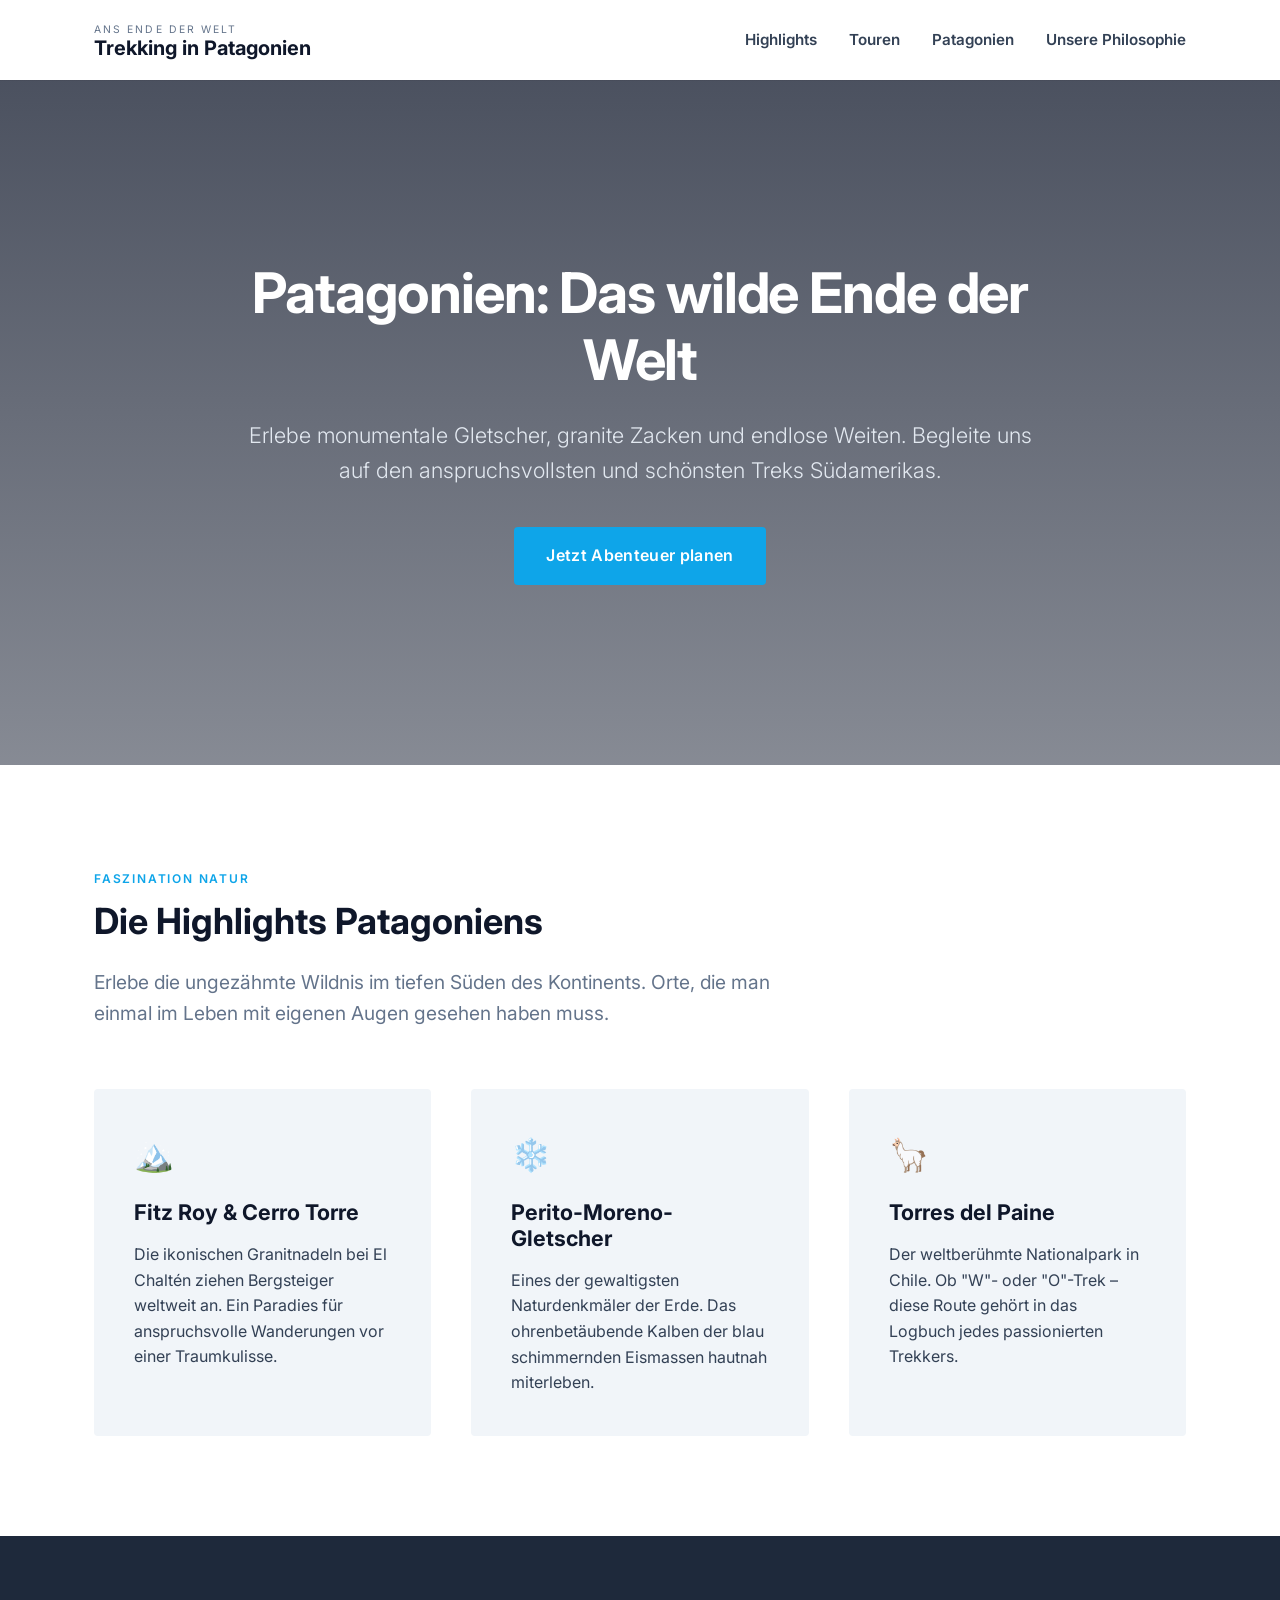
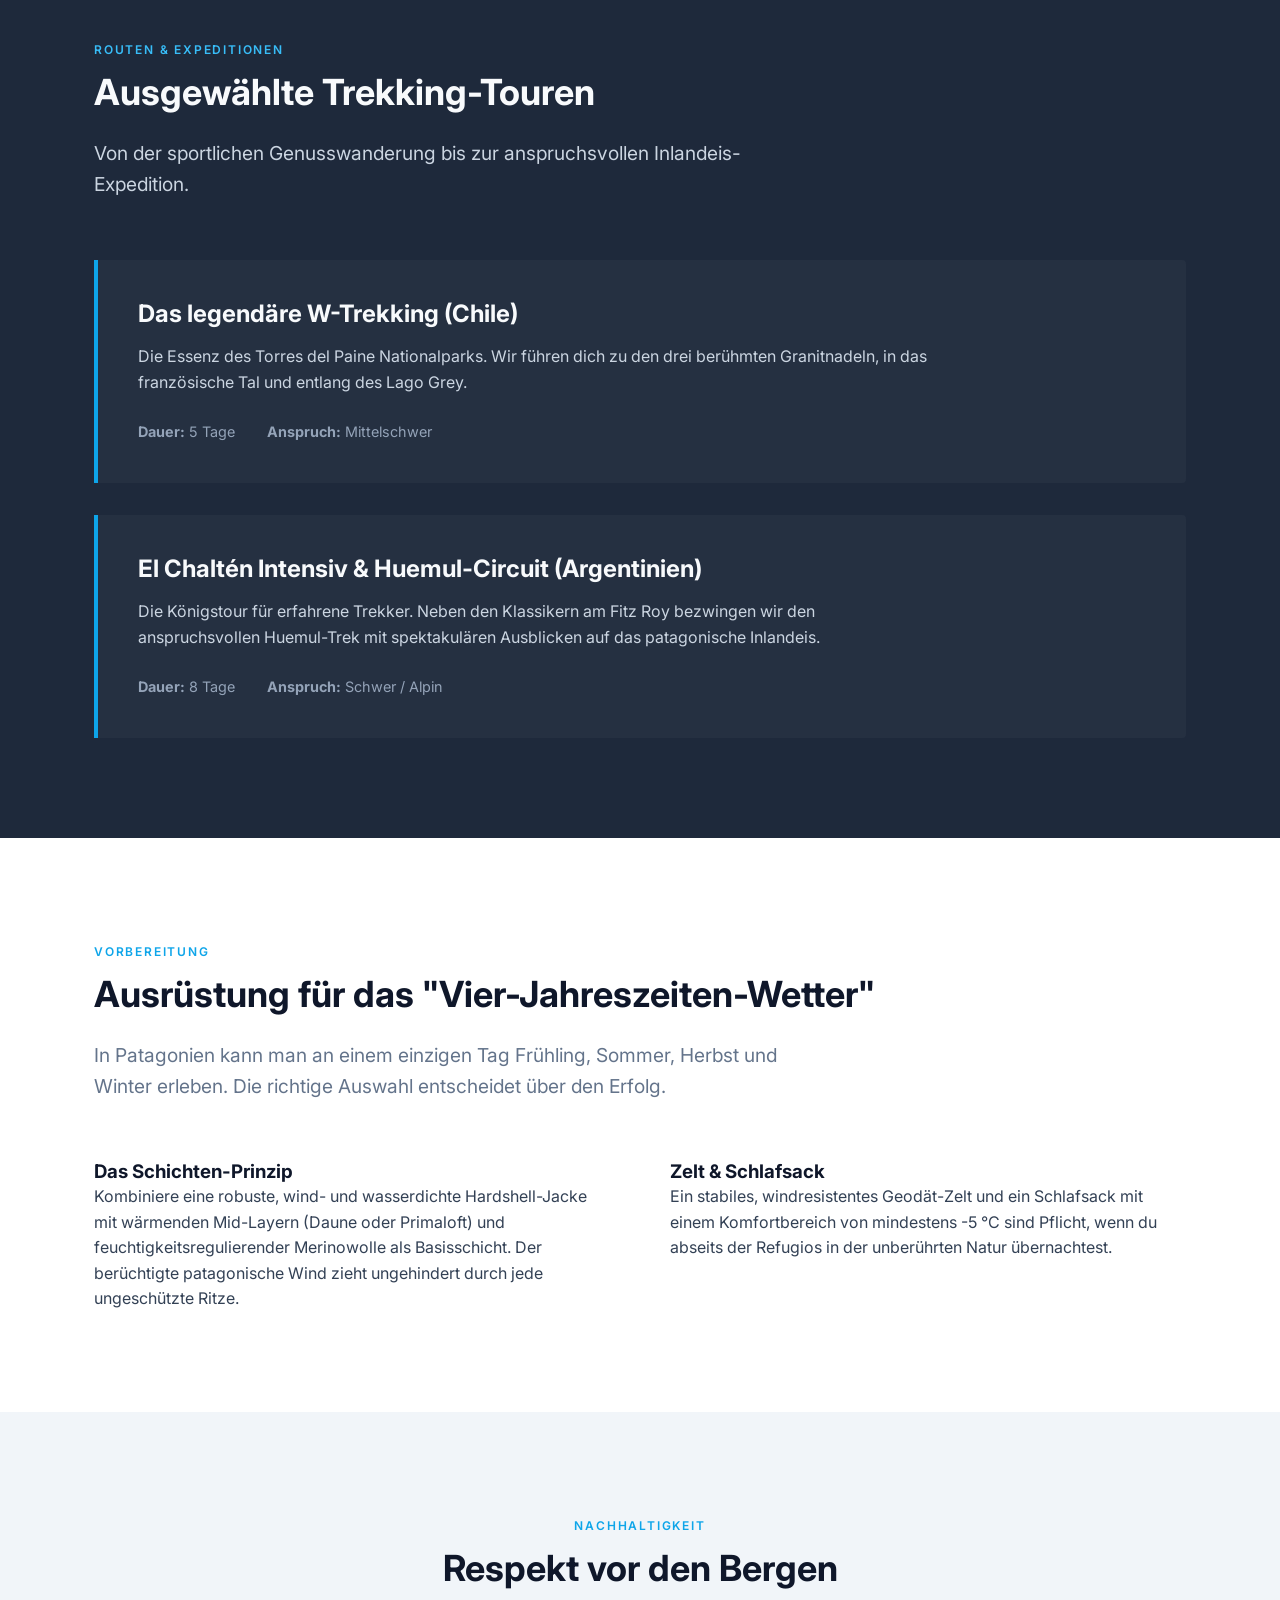
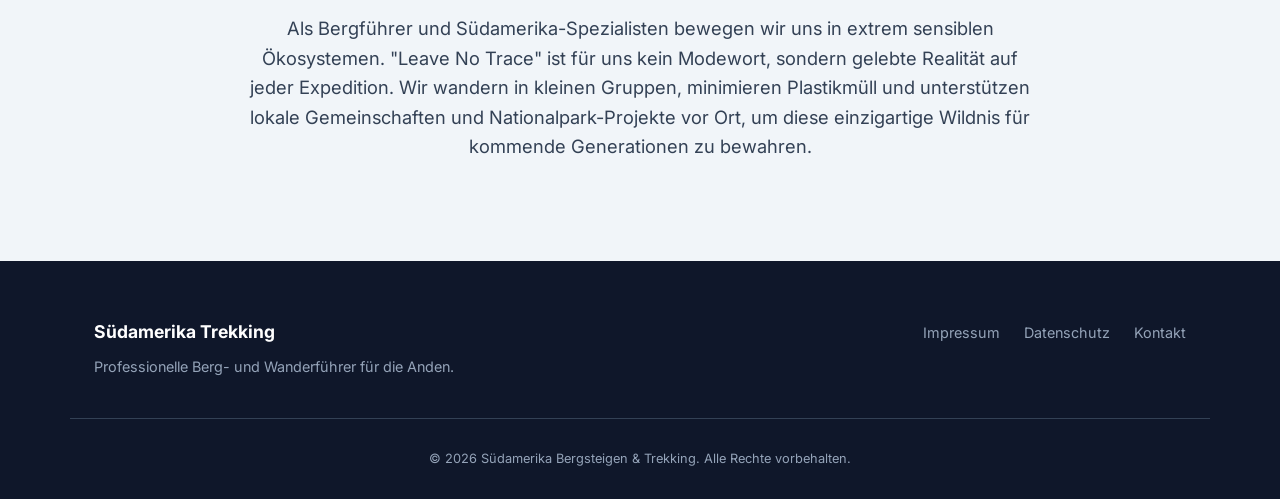
<file: index.html>
<!DOCTYPE html>
<html lang="de">
<head>
    <meta charset="UTF-8">
    <meta name="viewport" content="width=device-width, initial-scale=1.0">
    <title>Trekking in Patagonien | Südamerika Erleben</title>
    <meta name="description" content="Entdecke die wildeste Natur am Ende der Welt. Professionelle Trekking- und Bergsteigertouren in Patagonien.">
    <link rel="stylesheet" href="style.css">
    <link rel="preconnect" href="https://fonts.googleapis.com">
    <link rel="preconnect" href="https://fonts.gstatic.com" crossorigin>
    <link href="https://fonts.googleapis.com/css2?family=Inter:wght@300;400;600;700&display=swap" rel="stylesheet">
</head>
<body>

    <header class="main-header">
        <div class="header-container">
            <a href="#" class="logo">
                <span class="logo-small">Ans Ende der Welt</span>
                <span class="logo-main">Trekking in Patagonien</span>
            </a>
            <nav class="nav-menu">
                <ul>
                    <li><a href="#highlights">Highlights</a></li>
                    <li><a href="#touren">Touren</a></li>
                    <li><a href="#ausruestung">Patagonien</a></li>
                    <li><a href="#philosophie">Unsere Philosophie</a></li>
                </ul>
            </nav>
        </div>
    </header>

    <section class="hero">
        <div class="hero-content">
            <h1>Patagonien: Das wilde Ende der Welt</h1>
            <p>Erlebe monumentale Gletscher, granite Zacken und endlose Weiten. Begleite uns auf den anspruchsvollsten und schönsten Treks Südamerikas.</p>
            <a href="#touren" class="btn-cta">Jetzt Abenteuer planen</a>
        </div>
    </section>

    <section id="highlights" class="section section-light">
        <div class="container">
            <span class="section-badge">Faszination Natur</span>
            <h2>Die Highlights Patagoniens</h2>
            <p class="section-lead">Erlebe die ungezähmte Wildnis im tiefen Süden des Kontinents. Orte, die man einmal im Leben mit eigenen Augen gesehen haben muss.</p>
            
            <div class="grid-3-columns">
                <div class="card">
                    <div class="card-icon">🏔️</div>
                    <h3>Fitz Roy & Cerro Torre</h3>
                    <p>Die ikonischen Granitnadeln bei El Chaltén ziehen Bergsteiger weltweit an. Ein Paradies für anspruchsvolle Wanderungen vor einer Traumkulisse.</p>
                </div>
                <div class="card">
                    <div class="card-icon">❄️</div>
                    <h3>Perito-Moreno-Gletscher</h3>
                    <p>Eines der gewaltigsten Naturdenkmäler der Erde. Das ohrenbetäubende Kalben der blau schimmernden Eismassen hautnah miterleben.</p>
                </div>
                <div class="card">
                    <div class="card-icon">🦙</div>
                    <h3>Torres del Paine</h3>
                    <p>Der weltberühmte Nationalpark in Chile. Ob "W"- oder "O"-Trek – diese Route gehört in das Logbuch jedes passionierten Trekkers.</p>
                </div>
            </div>
        </div>
    </section>

    <section id="touren" class="section section-dark">
        <div class="container">
            <span class="section-badge badge-dark">Routen & Expeditionen</span>
            <h2>Ausgewählte Trekking-Touren</h2>
            <p class="section-lead">Von der sportlichen Genusswanderung bis zur anspruchsvollen Inlandeis-Expedition.</p>
            
            <div class="tour-list">
                <div class="tour-item">
                    <div class="tour-info">
                        <h3>Das legendäre W-Trekking (Chile)</h3>
                        <p>Die Essenz des Torres del Paine Nationalparks. Wir führen dich zu den drei berühmten Granitnadeln, in das französische Tal und entlang des Lago Grey.</p>
                        <ul class="tour-meta">
                            <li><strong>Dauer:</strong> 5 Tage</li>
                            <li><strong>Anspruch:</strong> Mittelschwer</li>
                        </ul>
                    </div>
                </div>
                <div class="tour-item">
                    <div class="tour-info">
                        <h3>El Chaltén Intensiv & Huemul-Circuit (Argentinien)</h3>
                        <p>Die Königstour für erfahrene Trekker. Neben den Klassikern am Fitz Roy bezwingen wir den anspruchsvollen Huemul-Trek mit spektakulären Ausblicken auf das patagonische Inlandeis.</p>
                        <ul class="tour-meta">
                            <li><strong>Dauer:</strong> 8 Tage</li>
                            <li><strong>Anspruch:</strong> Schwer / Alpin</li>
                        </ul>
                    </div>
                </div>
            </div>
        </div>
    </section>

    <section id="ausruestung" class="section section-light">
        <div class="container">
            <span class="section-badge">Vorbereitung</span>
            <h2>Ausrüstung für das "Vier-Jahreszeiten-Wetter"</h2>
            <p class="section-lead">In Patagonien kann man an einem einzigen Tag Frühling, Sommer, Herbst und Winter erleben. Die richtige Auswahl entscheidet über den Erfolg.</p>
            
            <div class="grid-2-columns">
                <div>
                    <h3>Das Schichten-Prinzip</h3>
                    <p>Kombiniere eine robuste, wind- und wasserdichte Hardshell-Jacke mit wärmenden Mid-Layern (Daune oder Primaloft) und feuchtigkeitsregulierender Merinowolle als Basisschicht. Der berüchtigte patagonische Wind zieht ungehindert durch jede ungeschützte Ritze.</p>
                </div>
                <div>
                    <h3>Zelt & Schlafsack</h3>
                    <p>Ein stabiles, windresistentes Geodät-Zelt und ein Schlafsack mit einem Komfortbereich von mindestens -5 °C sind Pflicht, wenn du abseits der Refugios in der unberührten Natur übernachtest.</p>
                </div>
            </div>
        </div>
    </section>

    <section id="philosophie" class="section section-custom">
        <div class="container">
            <div class="philosophie-box">
                <span class="section-badge">Nachhaltigkeit</span>
                <h2>Respekt vor den Bergen</h2>
                <p>Als Bergführer und Südamerika-Spezialisten bewegen wir uns in extrem sensiblen Ökosystemen. "Leave No Trace" ist für uns kein Modewort, sondern gelebte Realität auf jeder Expedition. Wir wandern in kleinen Gruppen, minimieren Plastikmüll und unterstützen lokale Gemeinschaften und Nationalpark-Projekte vor Ort, um diese einzigartige Wildnis für kommende Generationen zu bewahren.</p>
            </div>
        </div>
    </section>

    <footer class="main-footer">
        <div class="footer-container">
            <div class="footer-info">
                <h4>Südamerika Trekking</h4>
                <p>Professionelle Berg- und Wanderführer für die Anden.</p>
            </div>
            <div class="footer-links">
                <ul>
                    <li><a href="#">Impressum</a></li>
                    <li><a href="#">Datenschutz</a></li>
                    <li><a href="#">Kontakt</a></li>
                </ul>
            </div>
        </div>
        <div class="footer-bottom">
            <p>&copy; 2026 Südamerika Bergsteigen & Trekking. Alle Rechte vorbehalten.</p>
        </div>
    </footer>

</body>
</html>
</file>
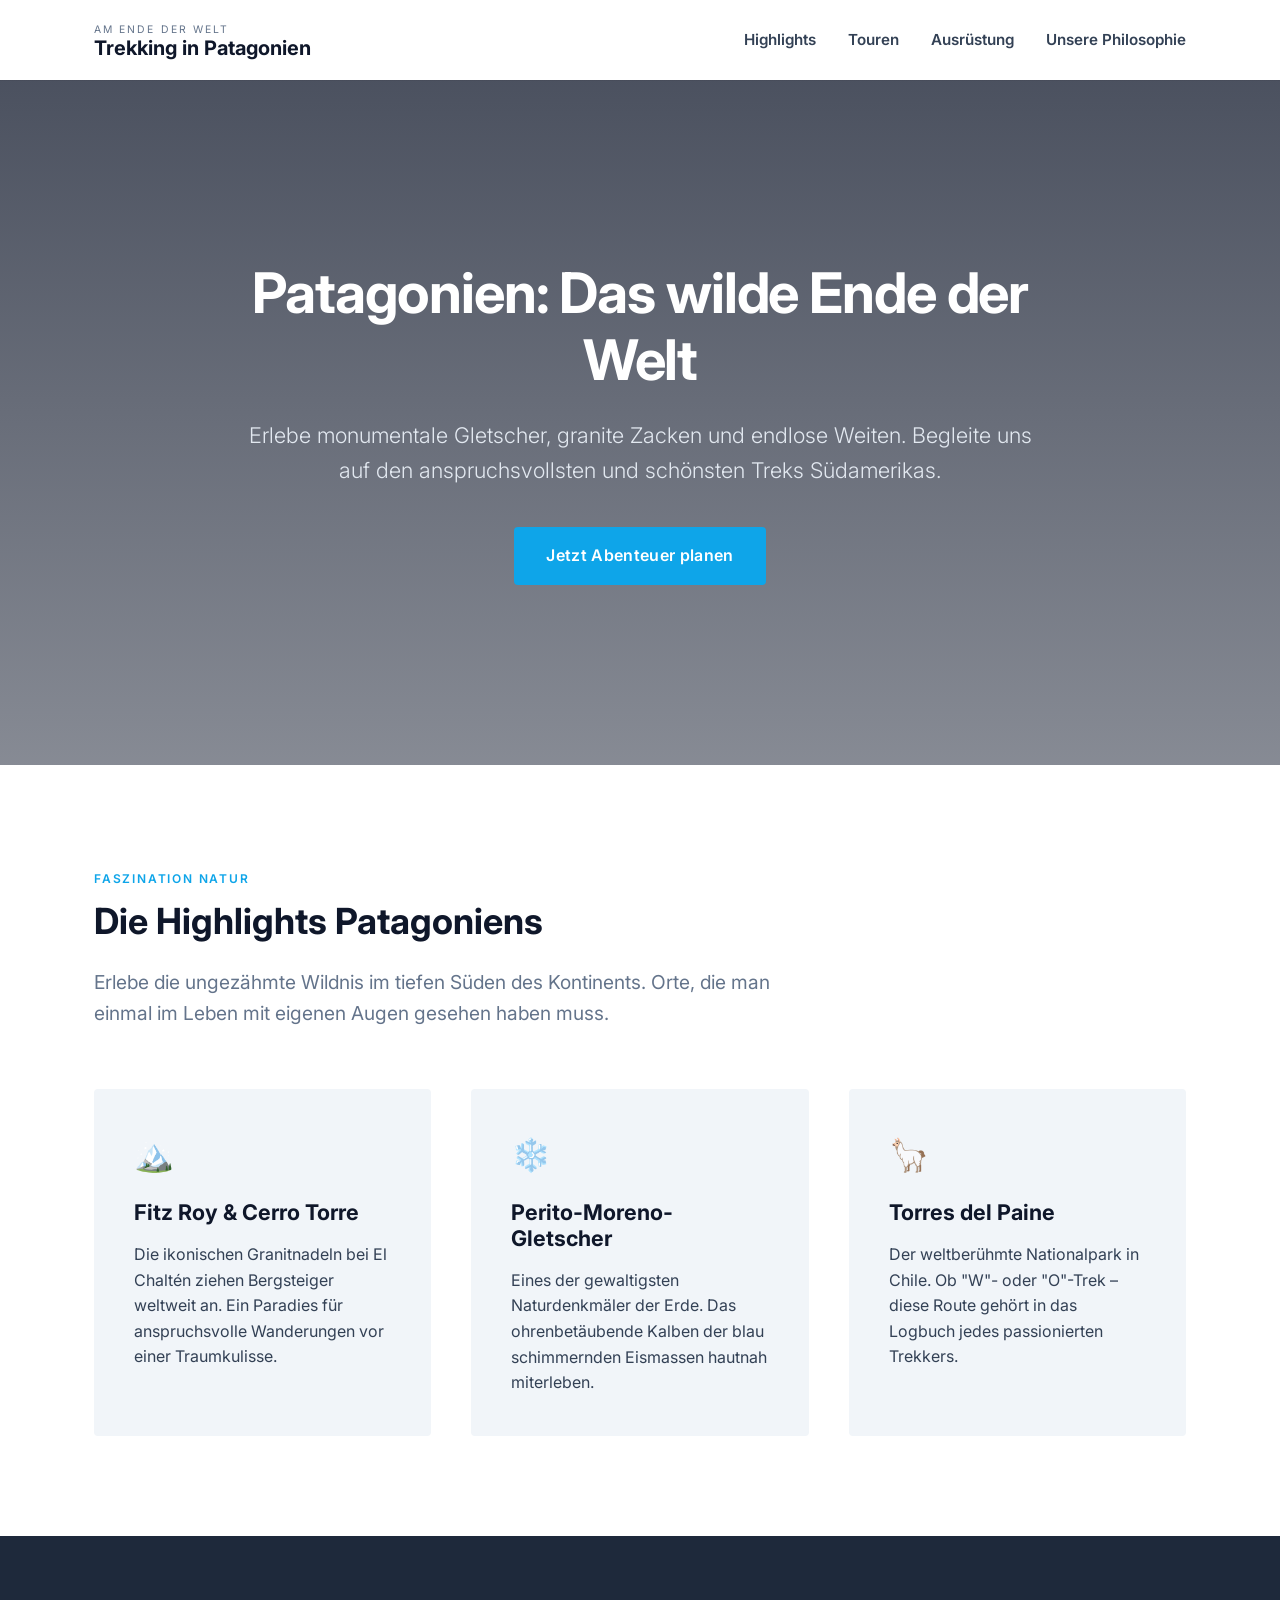
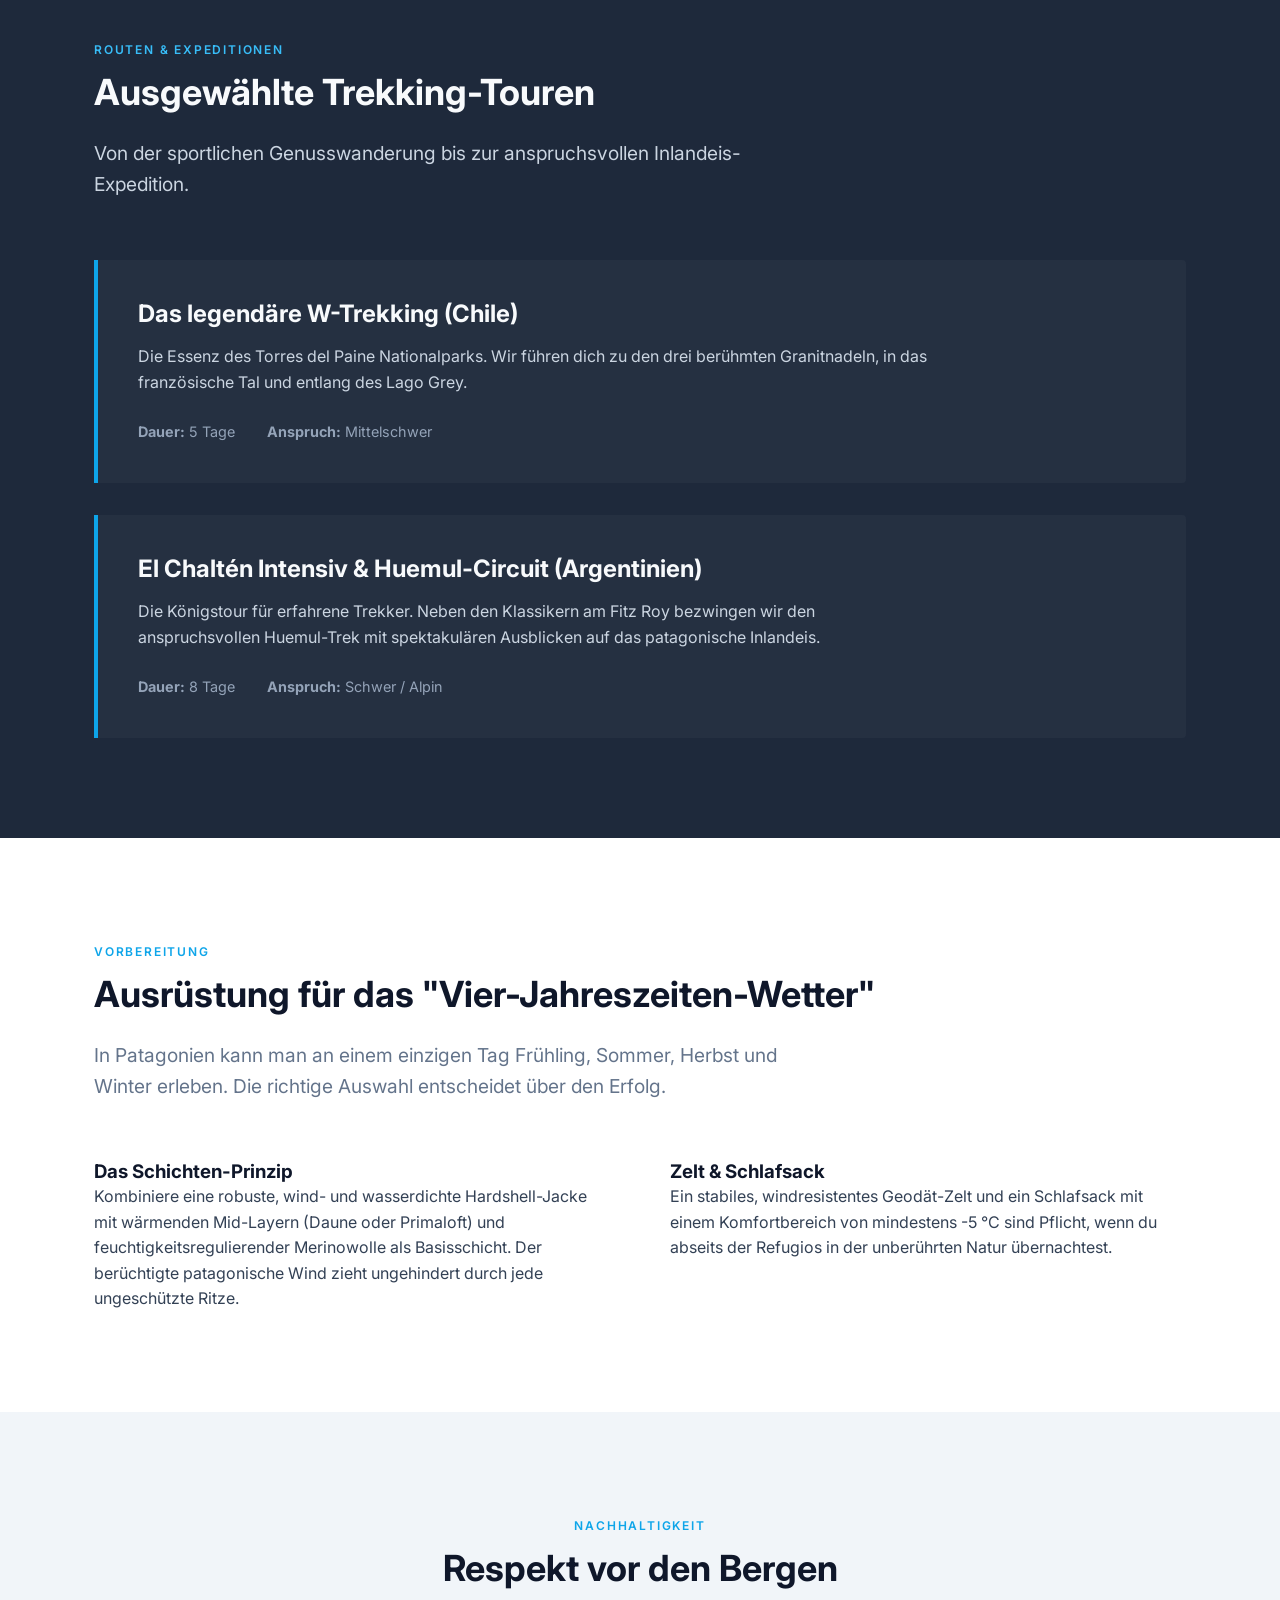
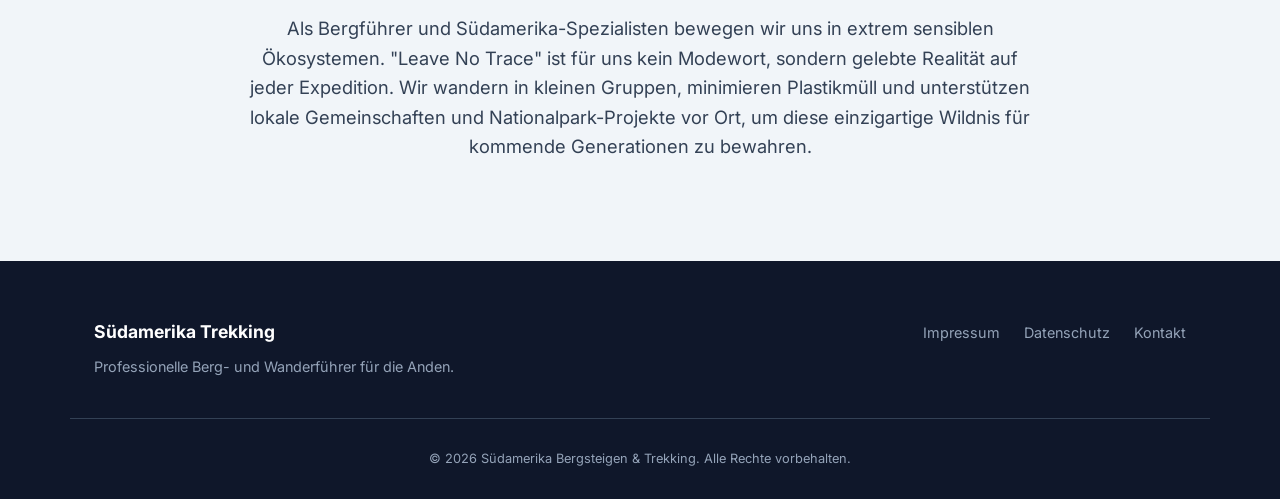
<file: gemini-code-1782920765060.html>
<!DOCTYPE html>
<html lang="de">
<head>
    <meta charset="UTF-8">
    <meta name="viewport" content="width=device-width, initial-scale=1.0">
    <title>Trekking in Patagonien | Südamerika Erleben</title>
    <meta name="description" content="Entdecke die wildeste Natur am Ende der Welt. Professionelle Trekking- und Bergsteigertouren in Patagonien.">
    <link rel="stylesheet" href="style.css">
    <link rel="preconnect" href="https://fonts.googleapis.com">
    <link rel="preconnect" href="https://fonts.gstatic.com" crossorigin>
    <link href="https://fonts.googleapis.com/css2?family=Inter:wght@300;400;600;700&display=swap" rel="stylesheet">
</head>
<body>

    <header class="main-header">
        <div class="header-container">
            <a href="#" class="logo">
                <span class="logo-small">Am Ende der Welt</span>
                <span class="logo-main">Trekking in Patagonien</span>
            </a>
            <nav class="nav-menu">
                <ul>
                    <li><a href="#highlights">Highlights</a></li>
                    <li><a href="#touren">Touren</a></li>
                    <li><a href="#ausruestung">Ausrüstung</a></li>
                    <li><a href="#philosophie">Unsere Philosophie</a></li>
                </ul>
            </nav>
        </div>
    </header>

    <section class="hero">
        <div class="hero-content">
            <h1>Patagonien: Das wilde Ende der Welt</h1>
            <p>Erlebe monumentale Gletscher, granite Zacken und endlose Weiten. Begleite uns auf den anspruchsvollsten und schönsten Treks Südamerikas.</p>
            <a href="#touren" class="btn-cta">Jetzt Abenteuer planen</a>
        </div>
    </section>

    <section id="highlights" class="section section-light">
        <div class="container">
            <span class="section-badge">Faszination Natur</span>
            <h2>Die Highlights Patagoniens</h2>
            <p class="section-lead">Erlebe die ungezähmte Wildnis im tiefen Süden des Kontinents. Orte, die man einmal im Leben mit eigenen Augen gesehen haben muss.</p>
            
            <div class="grid-3-columns">
                <div class="card">
                    <div class="card-icon">🏔️</div>
                    <h3>Fitz Roy & Cerro Torre</h3>
                    <p>Die ikonischen Granitnadeln bei El Chaltén ziehen Bergsteiger weltweit an. Ein Paradies für anspruchsvolle Wanderungen vor einer Traumkulisse.</p>
                </div>
                <div class="card">
                    <div class="card-icon">❄️</div>
                    <h3>Perito-Moreno-Gletscher</h3>
                    <p>Eines der gewaltigsten Naturdenkmäler der Erde. Das ohrenbetäubende Kalben der blau schimmernden Eismassen hautnah miterleben.</p>
                </div>
                <div class="card">
                    <div class="card-icon">🦙</div>
                    <h3>Torres del Paine</h3>
                    <p>Der weltberühmte Nationalpark in Chile. Ob "W"- oder "O"-Trek – diese Route gehört in das Logbuch jedes passionierten Trekkers.</p>
                </div>
            </div>
        </div>
    </section>

    <section id="touren" class="section section-dark">
        <div class="container">
            <span class="section-badge badge-dark">Routen & Expeditionen</span>
            <h2>Ausgewählte Trekking-Touren</h2>
            <p class="section-lead">Von der sportlichen Genusswanderung bis zur anspruchsvollen Inlandeis-Expedition.</p>
            
            <div class="tour-list">
                <div class="tour-item">
                    <div class="tour-info">
                        <h3>Das legendäre W-Trekking (Chile)</h3>
                        <p>Die Essenz des Torres del Paine Nationalparks. Wir führen dich zu den drei berühmten Granitnadeln, in das französische Tal und entlang des Lago Grey.</p>
                        <ul class="tour-meta">
                            <li><strong>Dauer:</strong> 5 Tage</li>
                            <li><strong>Anspruch:</strong> Mittelschwer</li>
                        </ul>
                    </div>
                </div>
                <div class="tour-item">
                    <div class="tour-info">
                        <h3>El Chaltén Intensiv & Huemul-Circuit (Argentinien)</h3>
                        <p>Die Königstour für erfahrene Trekker. Neben den Klassikern am Fitz Roy bezwingen wir den anspruchsvollen Huemul-Trek mit spektakulären Ausblicken auf das patagonische Inlandeis.</p>
                        <ul class="tour-meta">
                            <li><strong>Dauer:</strong> 8 Tage</li>
                            <li><strong>Anspruch:</strong> Schwer / Alpin</li>
                        </ul>
                    </div>
                </div>
            </div>
        </div>
    </section>

    <section id="ausruestung" class="section section-light">
        <div class="container">
            <span class="section-badge">Vorbereitung</span>
            <h2>Ausrüstung für das "Vier-Jahreszeiten-Wetter"</h2>
            <p class="section-lead">In Patagonien kann man an einem einzigen Tag Frühling, Sommer, Herbst und Winter erleben. Die richtige Auswahl entscheidet über den Erfolg.</p>
            
            <div class="grid-2-columns">
                <div>
                    <h3>Das Schichten-Prinzip</h3>
                    <p>Kombiniere eine robuste, wind- und wasserdichte Hardshell-Jacke mit wärmenden Mid-Layern (Daune oder Primaloft) und feuchtigkeitsregulierender Merinowolle als Basisschicht. Der berüchtigte patagonische Wind zieht ungehindert durch jede ungeschützte Ritze.</p>
                </div>
                <div>
                    <h3>Zelt & Schlafsack</h3>
                    <p>Ein stabiles, windresistentes Geodät-Zelt und ein Schlafsack mit einem Komfortbereich von mindestens -5 °C sind Pflicht, wenn du abseits der Refugios in der unberührten Natur übernachtest.</p>
                </div>
            </div>
        </div>
    </section>

    <section id="philosophie" class="section section-custom">
        <div class="container">
            <div class="philosophie-box">
                <span class="section-badge">Nachhaltigkeit</span>
                <h2>Respekt vor den Bergen</h2>
                <p>Als Bergführer und Südamerika-Spezialisten bewegen wir uns in extrem sensiblen Ökosystemen. "Leave No Trace" ist für uns kein Modewort, sondern gelebte Realität auf jeder Expedition. Wir wandern in kleinen Gruppen, minimieren Plastikmüll und unterstützen lokale Gemeinschaften und Nationalpark-Projekte vor Ort, um diese einzigartige Wildnis für kommende Generationen zu bewahren.</p>
            </div>
        </div>
    </section>

    <footer class="main-footer">
        <div class="footer-container">
            <div class="footer-info">
                <h4>Südamerika Trekking</h4>
                <p>Professionelle Berg- und Wanderführer für die Anden.</p>
            </div>
            <div class="footer-links">
                <ul>
                    <li><a href="#">Impressum</a></li>
                    <li><a href="#">Datenschutz</a></li>
                    <li><a href="#">Kontakt</a></li>
                </ul>
            </div>
        </div>
        <div class="footer-bottom">
            <p>&copy; 2026 Südamerika Bergsteigen & Trekking. Alle Rechte vorbehalten.</p>
        </div>
    </footer>

</body>
</html>
</file>
<file: style.css>
/* --------------------------------------------------------------------------
   1. GLOBALE EINSTELLUNGEN & VARIABLEN
-------------------------------------------------------------------------- */
:root {
    /* Farbpalette */
    --color-primary: #1e293b;     /* Tiefes Schieferblau */
    --color-secondary: #0f172a;   /* Fast Schwarz für starken Kontrast */
    --color-accent: #0ea5e9;      /* Klares Cyan/Gletscherblau für CTAs */
    --color-accent-hover: #0284c7;/* Dunkleres Cyan für Hover-Effekte */
    --color-text-dark: #334155;   /* Gut lesbares Dunkelgrau für Fließtext */
    --color-text-light: #f8fafc;  /* Off-White für dunkle Hintergründe */
    --color-bg-light: #ffffff;
    --color-bg-muted: #f1f5f9;    /* Sanftes Grau für Sektionswechsel */
    
    /* Layout */
    --max-width: 1140px;
    --header-height: 80px;
}

* {
    box-sizing: border-box;
    margin: 0;
    padding: 0;
}

html {
    font-size: 16px;
    font-family: 'Inter', sans-serif;
    line-height: 1.6;
    color: var(--color-text-dark);
    scroll-behavior: smooth; /* Erlaubt sanftes Scrollen bei Anker-Links */
}

body {
    background-color: var(--color-bg-light);
    padding-top: var(--header-height); /* Verhindert, dass der fixierte Header Inhalte verdeckt */
}

/* Typografie */
h1, h2, h3, h4 {
    color: var(--color-secondary);
    font-weight: 700;
    line-height: 1.2;
}

a {
    text-decoration: none;
    color: inherit;
    transition: color 0.3s ease, background-color 0.3s ease;
}

/* Layout-Container */
.container {
    width: 100%;
    max-width: var(--max-width);
    margin: 0 auto;
    padding: 0 24px;
}

/* --------------------------------------------------------------------------
   2. REUSABLE COMPONENTS (Badges, Buttons, Grids)
-------------------------------------------------------------------------- */
.section {
    padding: 100px 0; /* Großzügiger Whitespace zwischen den Sektionen */
}

.section-light { background-color: var(--color-bg-light); }
.section-dark { 
    background-color: var(--color-primary); 
    color: var(--color-text-light);
}
.section-dark h2, .section-dark h3 { color: var(--color-text-light); }

.section-badge {
    display: inline-block;
    font-size: 0.75rem;
    text-transform: uppercase;
    letter-spacing: 0.15em;
    font-weight: 600;
    color: var(--color-accent);
    margin-bottom: 12px;
}
.badge-dark { color: #38bdf8; }

h2 {
    font-size: 2.25rem;
    margin-bottom: 24px;
}

.section-lead {
    font-size: 1.2rem;
    max-width: 700px;
    margin-bottom: 60px;
    color: #64748b;
}
.section-dark .section-lead { color: #cbd5e1; }

/* Grid-Systeme via Flexbox/Grid */
.grid-3-columns {
    display: grid;
    grid-template-columns: repeat(auto-fit, minmax(300px, 1fr));
    gap: 40px;
}

.grid-2-columns {
    display: grid;
    grid-template-columns: repeat(auto-fit, minmax(340px, 1fr));
    gap: 60px;
}

/* Button */
.btn-cta {
    display: inline-block;
    background-color: var(--color-accent);
    color: #ffffff;
    padding: 16px 32px;
    border-radius: 4px;
    font-weight: 600;
    letter-spacing: 0.02em;
}

.btn-cta:hover {
    background-color: var(--color-accent-hover);
}

/* --------------------------------------------------------------------------
   3. FIXED HEADER & NAVIGATION
-------------------------------------------------------------------------- */
.main-header {
    position: fixed;
    top: 0;
    left: 0;
    width: 100%;
    height: var(--header-height);
    background-color: rgba(255, 255, 255, 0.95);
    backdrop-filter: blur(8px); /* Eleganter Glaseffekt */
    box-shadow: 0 1px 0px rgba(0,0,0,0.05);
    z-index: 1000;
}

.header-container {
    max-width: var(--max-width);
    height: 100%;
    margin: 0 auto;
    padding: 0 24px;
    display: flex;
    justify-content: space-between;
    align-items: center;
}

.logo {
    display: flex;
    flex-direction: column;
}

.logo-small {
    font-size: 0.65rem;
    text-transform: uppercase;
    letter-spacing: 0.2em;
    color: #64748b;
}

.logo-main {
    font-size: 1.25rem;
    font-weight: 700;
    color: var(--color-secondary);
    line-height: 1;
}

.nav-menu ul {
    display: flex;
    list-style: none;
    gap: 32px;
}

.nav-menu a {
    font-size: 0.95rem;
    font-weight: 600;
    color: var(--color-text-dark);
}

.nav-menu a:hover {
    color: var(--color-accent);
}

/* --------------------------------------------------------------------------
   4. HERO SECTION
-------------------------------------------------------------------------- */
.hero {
    min-height: calc(85vh - var(--header-height));
    background: linear-gradient(rgba(15, 23, 42, 0.75), rgba(15, 23, 42, 0.50)), 
                url('https://images.unsplash.com/photo-1517411032315-54ef2cb783bb?auto=format&fit=crop&w=1920&q=80') no-repeat center center/cover;
    display: flex;
    align-items: center;
    justify-content: center;
    text-align: center;
    color: #ffffff;
    padding: 40px 24px;
}

.hero-content {
    max-width: 800px;
}

.hero h1 {
    font-size: 3.5rem;
    color: #ffffff;
    margin-bottom: 24px;
    letter-spacing: -0.02em;
}

.hero p {
    font-size: 1.35rem;
    margin-bottom: 40px;
    color: #e2e8f0;
    font-weight: 300;
}

/* --------------------------------------------------------------------------
   5. INHALTS-SEKTIONEN (SPEZIFISCHE STYLES)
-------------------------------------------------------------------------- */
/* Sektion 1: Highlights Cards */
.card {
    background-color: var(--color-bg-muted);
    padding: 40px;
    border-radius: 4px;
    transition: transform 0.3s ease;
}

.card:hover {
    transform: translateY(-5px);
}

.card-icon {
    font-size: 2rem;
    margin-bottom: 20px;
}

.card h3 {
    font-size: 1.35rem;
    margin-bottom: 16px;
}

/* Sektion 2: Touren-Liste */
.tour-list {
    display: flex;
    flex-direction: column;
    gap: 32px;
}

.tour-item {
    background-color: rgba(255, 255, 255, 0.03);
    border-left: 4px solid var(--color-accent);
    padding: 40px;
    border-radius: 0 4px 4px 0;
}

.tour-item h3 {
    font-size: 1.5rem;
    margin-bottom: 16px;
}

.tour-item p {
    color: #cbd5e1;
    max-width: 800px;
    margin-bottom: 24px;
}

.tour-meta {
    display: flex;
    gap: 32px;
    list-style: none;
    font-size: 0.9rem;
    color: #94a3b8;
}

/* Sektion 4: Philosophie */
.section-custom {
    background-color: var(--color-bg-muted);
}

.philosophie-box {
    max-width: 800px;
    margin: 0 auto;
    text-align: center;
}

.philosophie-box p {
    font-size: 1.15rem;
    color: var(--color-text-dark);
}

/* --------------------------------------------------------------------------
   6. FOOTER
-------------------------------------------------------------------------- */
.main-footer {
    background-color: var(--color-secondary);
    color: #94a3b8;
    padding: 60px 0 30px 0;
    font-size: 0.9rem;
}

.footer-container {
    max-width: var(--max-width);
    margin: 0 auto;
    padding: 0 24px 40px 24px;
    display: flex;
    justify-content: space-between;
    flex-wrap: wrap;
    gap: 40px;
    border-bottom: 1px solid #334155;
}

.footer-info h4 {
    color: #ffffff;
    font-size: 1.1rem;
    margin-bottom: 12px;
}

.footer-links ul {
    list-style: none;
    display: flex;
    gap: 24px;
}

.footer-links a:hover {
    color: #ffffff;
}

.footer-bottom {
    max-width: var(--max-width);
    margin: 0 auto;
    padding: 30px 24px 0 24px;
    text-align: center;
    font-size: 0.8rem;
}

/* --------------------------------------------------------------------------
   7. RESPONSIVE DESIGN (MOBILE OPTIMIERUNG)
-------------------------------------------------------------------------- */
@media (max-width: 768px) {
    html { font-size: 15px; } /* Skaliert Schriften auf kleinen Geräten leicht herunter */
    
    .section { padding: 70px 0; }
    
    .header-container {
        flex-direction: column;
        justify-content: center;
        gap: 12px;
    }
    
    body { padding-top: 100px; } /* Platzhalter für zweizeiligen Header im Mobile-Modus */
    
    .nav-menu ul {
        gap: 16px;
    }
    
    .nav-menu a {
        font-size: 0.85rem;
    }
    
    .hero h1 { font-size: 2.25rem; }
    .hero p { font-size: 1.1rem; }
    
    .grid-2-columns, .grid-3-columns {
        gap: 24px;
    }
    
    .footer-container {
        flex-direction: column;
        text-align: center;
        gap: 24px;
    }
    
    .footer-links ul {
        justify-content: center;
    }
}
</file>
